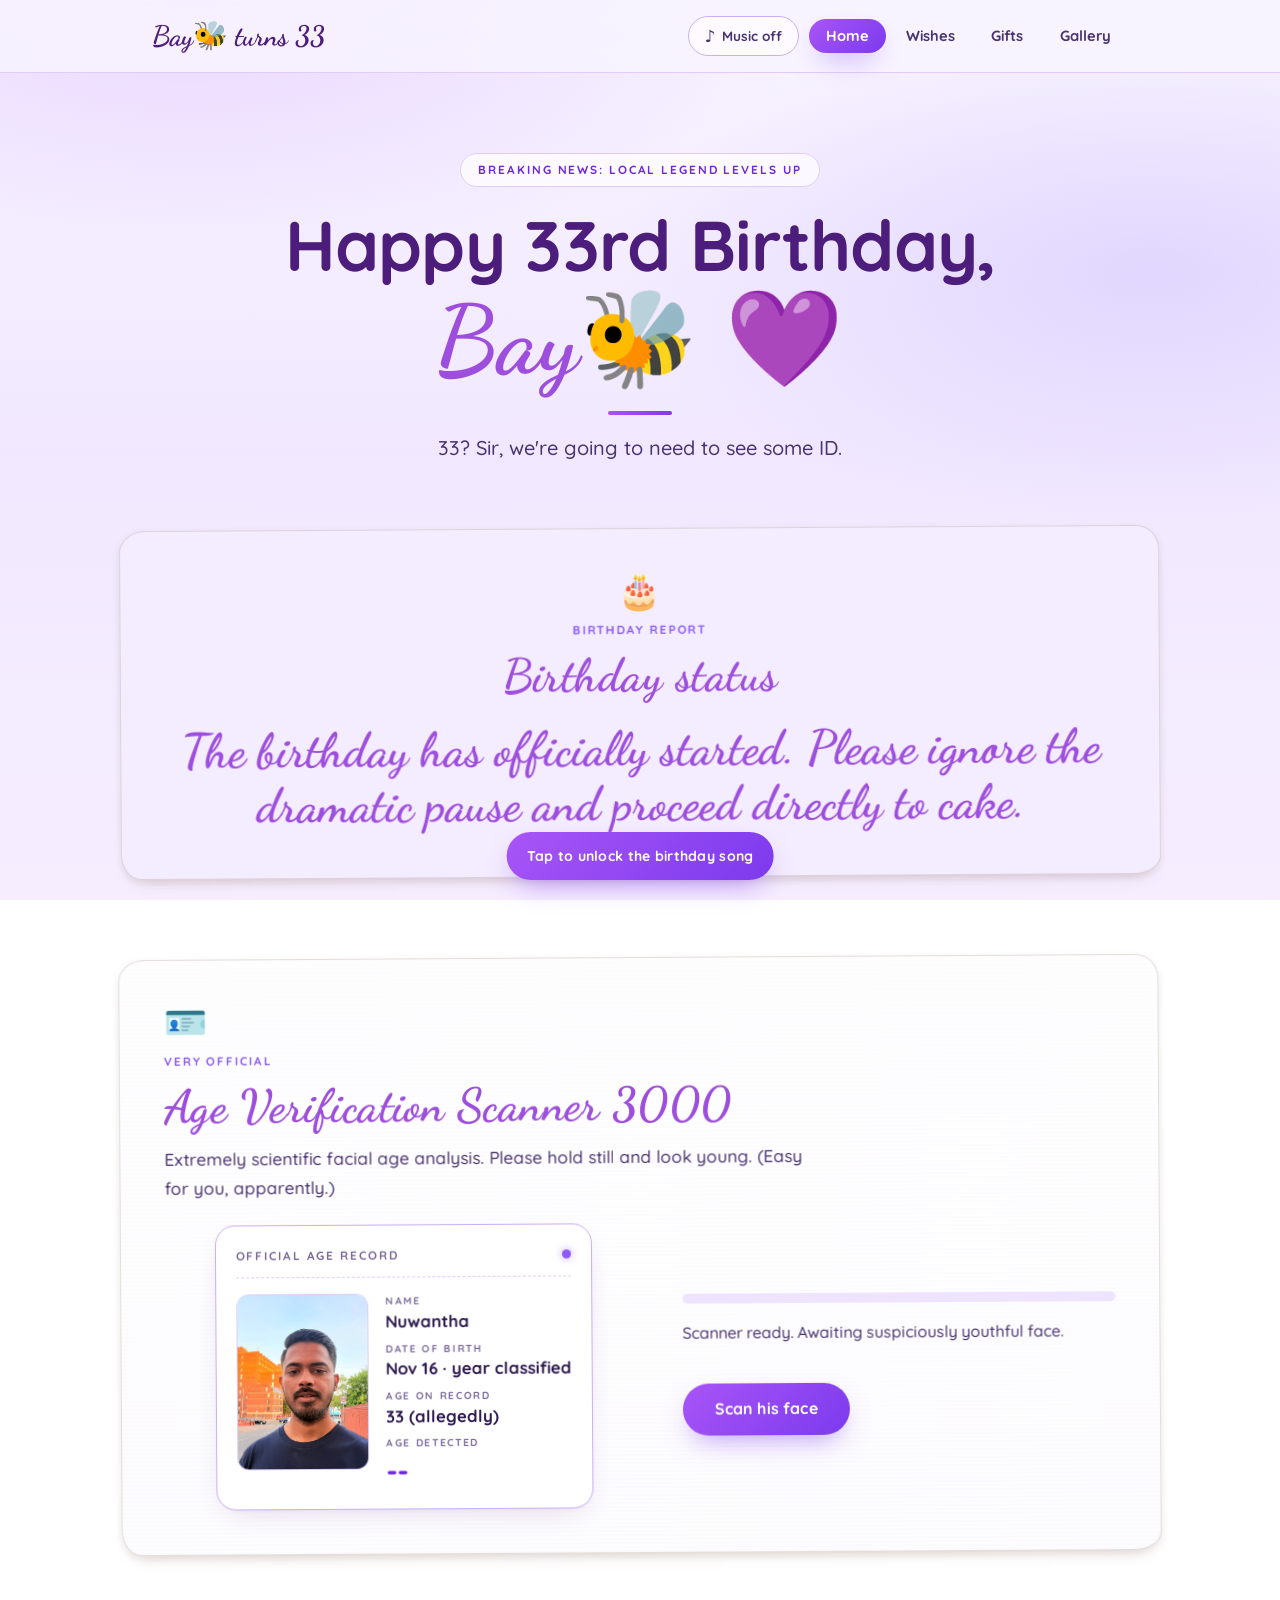
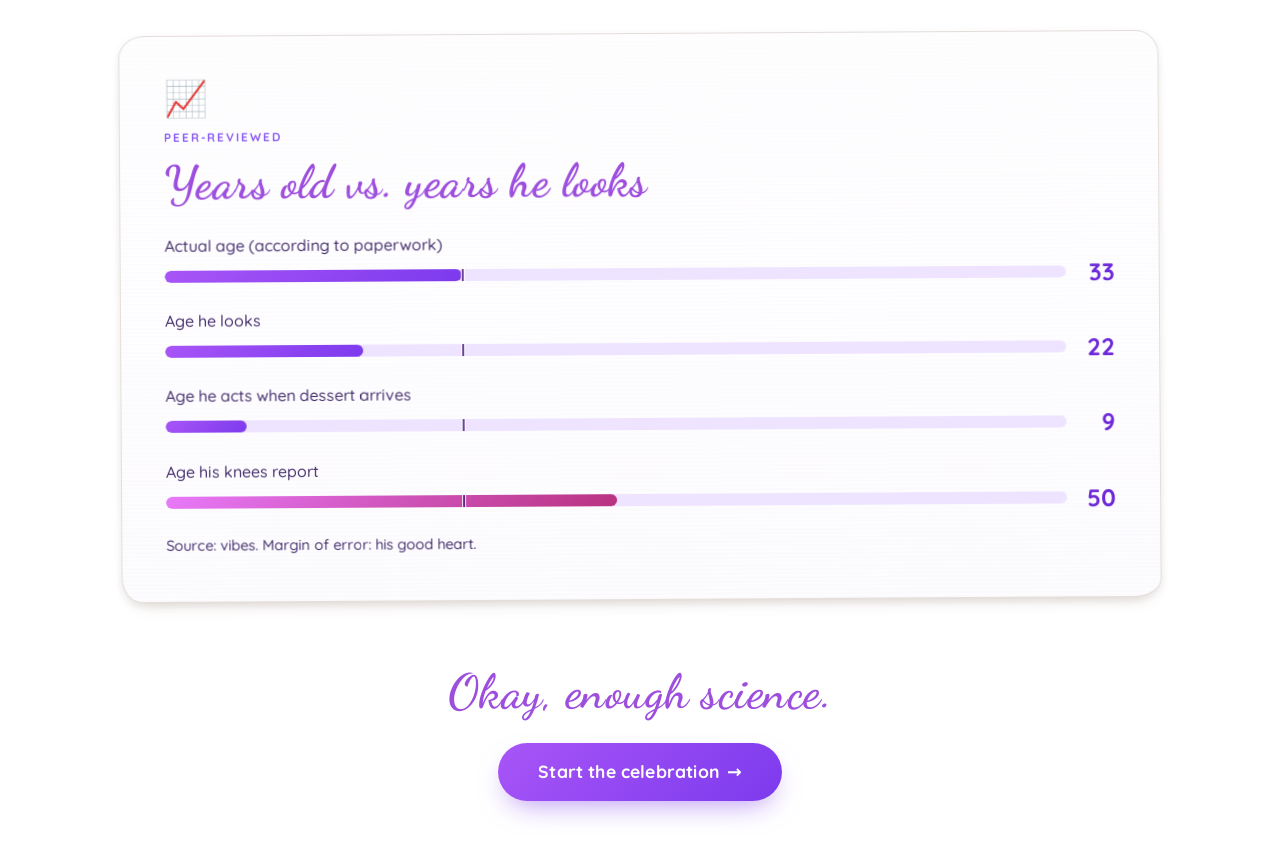
<file: index.html>
<!DOCTYPE html>
<html lang="en">
<head>
  <meta charset="utf-8">
  <meta name="viewport" content="width=device-width, initial-scale=1, viewport-fit=cover">
  <title>Happy 33rd Birthday!</title>
  <meta name="description" content="A very official birthday website. Age verification pending.">
  <meta name="theme-color" content="#F6F1FF">
  <meta property="og:title" content="Happy 33rd Birthday! 💜">
  <meta property="og:description" content="33? Sir, we're going to need to see some ID.">
  <meta property="og:type" content="website">
  <link rel="icon" href="data:image/svg+xml,%3Csvg xmlns='http://www.w3.org/2000/svg' viewBox='0 0 100 100'%3E%3Ctext y='.9em' font-size='90'%3E%F0%9F%92%9C%3C/text%3E%3C/svg%3E">
  <link rel="preconnect" href="https://fonts.googleapis.com">
  <link rel="preconnect" href="https://fonts.gstatic.com" crossorigin>
  <link rel="stylesheet" href="https://fonts.googleapis.com/css2?family=Quicksand:wght@400;500;600;700&family=Dancing+Script:wght@500;600;700&display=swap">
  <link rel="stylesheet" href="css/style.css">
  <script>document.documentElement.className += " js";</script>
  <script src="js/main.js" defer></script>
</head>
<body>
  <a class="skip-link" href="#main">Skip to content</a>

  <header class="site-header">
    <nav class="nav container" aria-label="Main">
      <a class="brand" href="index.html">
        <span><span data-name>Nuwantha</span> turns <span data-age>33</span></span>
      </a>
      <button class="music-btn" type="button" data-music-toggle aria-pressed="false">
        <span class="music-icon" aria-hidden="true">♪</span><span class="music-label">Music off</span>
      </button>
      <button class="nav-toggle" type="button" aria-expanded="false" aria-controls="nav-links">
        <span class="sr-only">Menu</span><span class="burger" aria-hidden="true"></span>
      </button>
      <ul class="nav-links" id="nav-links">
        <li><a href="index.html" aria-current="page">Home</a></li>
        <li><a href="wishes.html">Wishes</a></li>
        <li><a href="gifts.html">Gifts</a></li>
        <li><a href="gallery.html">Gallery</a></li>
      </ul>
    </nav>
  </header>

  <main id="main">
    <button class="music-unlock" type="button" data-music-unlock aria-live="polite">Tap to unlock the birthday song</button>

    <section class="hero container">
      <p class="eyebrow">Breaking news: local legend levels up</p>
      <h1 class="hero-title">
        <span class="line">Happy <span data-ordinal>33rd</span> Birthday,</span>
        <span class="line name-line"><span data-name>Nuwantha</span> 💜</span>
      </h1>
      <span class="title-bar" aria-hidden="true"></span>
      <p class="lead">33? Sir, we're going to need to see some ID.</p>
    </section>

    <section class="container section">
      <div class="card countdown-card reveal" id="countdown-card">
        <span class="card-emoji" aria-hidden="true">🎂</span>
        <span class="card-kicker">Birthday report</span>
        <h2>Birthday status</h2>
        <div class="countdown" aria-live="off"></div>
        <p class="countdown-msg" aria-live="polite">The birthday has officially started. Please ignore the dramatic pause and proceed directly to cake.</p>
      </div>
    </section>

    <section class="container section">
      <div class="card scanner reveal" id="age-scanner">
        <span class="card-emoji" aria-hidden="true">🪪</span>
        <span class="card-kicker">Very official</span>
        <h2>Age Verification Scanner 3000</h2>
        <p>Extremely scientific facial age analysis. Please hold still and look young. (Easy for you, apparently.)</p>

        <div class="scanner-body">
          <div class="idcard" aria-hidden="true">
            <div class="idcard-head"><span>Official age record</span><span class="led"></span></div>
            <div class="idcard-body">
              <div class="idcard-photo">
                <img data-scan-photo src="assets/photos/scan.JPG" alt="Birthday photo" decoding="async">
                <div class="idcard-fallback">
                  <svg viewBox="0 0 100 100" focusable="false">
                    <circle class="sil-head" cx="50" cy="34" r="20"/>
                    <path class="sil-body" d="M12 100 C12 72 28 60 50 60 C72 60 88 72 88 100 Z"/>
                    <ellipse class="sil-shine" cx="42" cy="26" rx="6" ry="9" transform="rotate(-20 42 26)"/>
                  </svg>
                </div>
                <i class="corner tl"></i><i class="corner tr"></i><i class="corner bl"></i><i class="corner br"></i>
                <span class="scan-line"></span>
              </div>
              <dl class="idcard-fields">
                <div><dt>Name</dt><dd data-scanner-name>Nuwantha</dd></div>
                <div><dt>Date of birth</dt><dd data-dob>16 Nov · year classified</dd></div>
                <div><dt>Age on record</dt><dd><span data-age>33</span> (allegedly)</dd></div>
                <div><dt>Age detected</dt><dd class="detected">--</dd></div>
              </dl>
            </div>
            <span class="stamp">Mismatch</span>
          </div>

          <div class="scanner-readout">
            <div class="progress" role="progressbar" aria-label="Scan progress" aria-valuemin="0" aria-valuemax="100" aria-valuenow="0">
              <span class="progress-fill"></span>
            </div>
            <p class="scan-status" aria-live="polite">Scanner ready. Awaiting suspiciously youthful face.</p>
            <p class="scan-result" aria-live="polite" hidden></p>
            <button class="btn scan-btn" type="button">Scan his face</button>
          </div>
        </div>
      </div>
    </section>

    <section class="container section">
      <div class="card reveal">
        <span class="card-emoji" aria-hidden="true">📈</span>
        <span class="card-kicker">Peer-reviewed</span>
        <h2>Years old vs. years he looks</h2>
        <ul class="age-chart" id="age-chart"></ul>
        <p class="chart-note">Source: vibes. Margin of error: his good heart.</p>
      </div>
    </section>

    <section class="container section cta reveal">
      <h2 class="script">Okay, enough science.</h2>
      <a class="btn btn-big" href="wishes.html">Start the celebration <span aria-hidden="true">→</span></a>
    </section>
  </main>
</body>
</html>
</file>
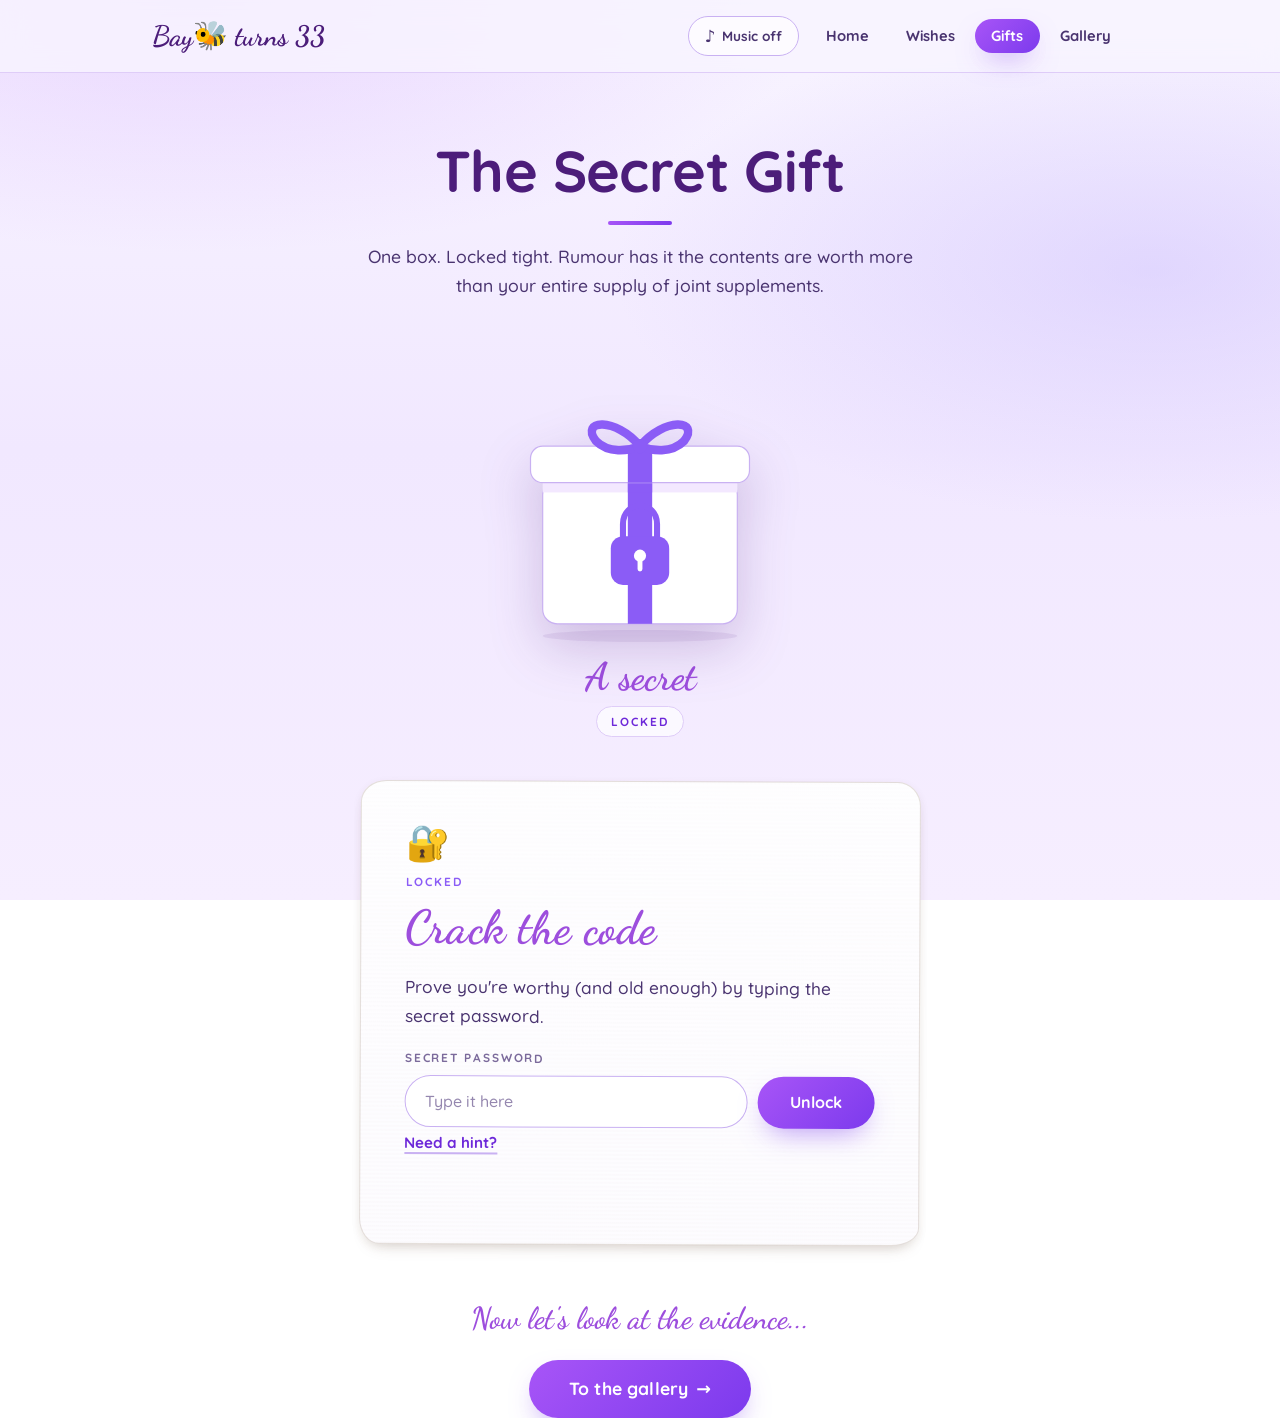
<file: gifts.html>
<!DOCTYPE html>
<html lang="en">
<head>
  <meta charset="utf-8">
  <meta name="viewport" content="width=device-width, initial-scale=1, viewport-fit=cover">
  <title>Gifts · Happy 33rd Birthday!</title>
  <meta name="description" content="One box. Locked. Extremely suspicious.">
  <meta name="theme-color" content="#F6F1FF">
  <link rel="icon" href="data:image/svg+xml,%3Csvg xmlns='http://www.w3.org/2000/svg' viewBox='0 0 100 100'%3E%3Ctext y='.9em' font-size='90'%3E%F0%9F%92%9C%3C/text%3E%3C/svg%3E">
  <link rel="preconnect" href="https://fonts.googleapis.com">
  <link rel="preconnect" href="https://fonts.gstatic.com" crossorigin>
  <link rel="stylesheet" href="https://fonts.googleapis.com/css2?family=Quicksand:wght@400;500;600;700&family=Dancing+Script:wght@500;600;700&display=swap">
  <link rel="stylesheet" href="css/style.css">
  <script>document.documentElement.className += " js";</script>
  <script src="js/main.js" defer></script>
  <script src="js/gifts.js" defer></script>
</head>
<body>
  <a class="skip-link" href="#main">Skip to content</a>

  <header class="site-header">
    <nav class="nav container" aria-label="Main">
      <a class="brand" href="index.html">
        <span><span data-name>Alex</span> turns <span data-age>33</span></span>
      </a>
      <button class="music-btn" type="button" data-music-toggle aria-pressed="false">
        <span class="music-icon" aria-hidden="true">♪</span><span class="music-label">Music off</span>
      </button>
      <button class="nav-toggle" type="button" aria-expanded="false" aria-controls="nav-links">
        <span class="sr-only">Menu</span><span class="burger" aria-hidden="true"></span>
      </button>
      <ul class="nav-links" id="nav-links">
        <li><a href="index.html">Home</a></li>
        <li><a href="wishes.html">Wishes</a></li>
        <li><a href="gifts.html" aria-current="page">Gifts</a></li>
        <li><a href="gallery.html">Gallery</a></li>
      </ul>
    </nav>
  </header>

  <main id="main">
    <section class="page-head container">
      <h1>The Secret Gift</h1>
      <span class="title-bar" aria-hidden="true"></span>
      <p>One box. Locked tight. Rumour has it the contents are worth more than your entire supply of joint supplements.</p>
    </section>

    <section class="container" aria-label="The locked gift">
      <div class="secret-stage" id="secret-stage"></div>

      <div class="card unlock-panel reveal" id="unlock-panel">
        <span class="card-emoji" aria-hidden="true">🔐</span>
        <span class="card-kicker">Locked</span>
        <h2 id="unlock-title">Crack the code</h2>

        <form id="unlock-form" novalidate>
          <p>Prove you're worthy (and old enough) by typing the secret password.</p>
          <label for="secret">Secret password</label>
          <div class="unlock-row">
            <input id="secret" name="secret" type="text" autocomplete="off" autocapitalize="none" autocorrect="off" spellcheck="false" enterkeyhint="go" placeholder="Type it here">
            <button class="btn" type="submit">Unlock</button>
          </div>
          <button class="link-btn" id="hint-btn" type="button" aria-expanded="false" aria-controls="hint">Need a hint?</button>
          <p class="hint" id="hint" hidden></p>
          <p class="unlock-msg" id="unlock-msg" role="status" aria-live="polite"></p>
        </form>

        <div class="unlock-countdown" id="unlock-countdown" hidden>
          <p class="unlock-countdown-text"></p>
          <div class="countdown" aria-live="off"></div>
        </div>

        <div class="surprise-reveal" id="surprise-reveal" hidden>
          <h2 class="surprise-title" tabindex="-1">Surprise!</h2>
          <p class="surprise-text"></p>
        </div>
      </div>
    </section>

    <div class="container next-step reveal">
      <p>Now let's look at the evidence...</p>
      <a class="btn btn-big" href="gallery.html">To the gallery <span aria-hidden="true">→</span></a>
    </div>
  </main>
</body>
</html>
</file>
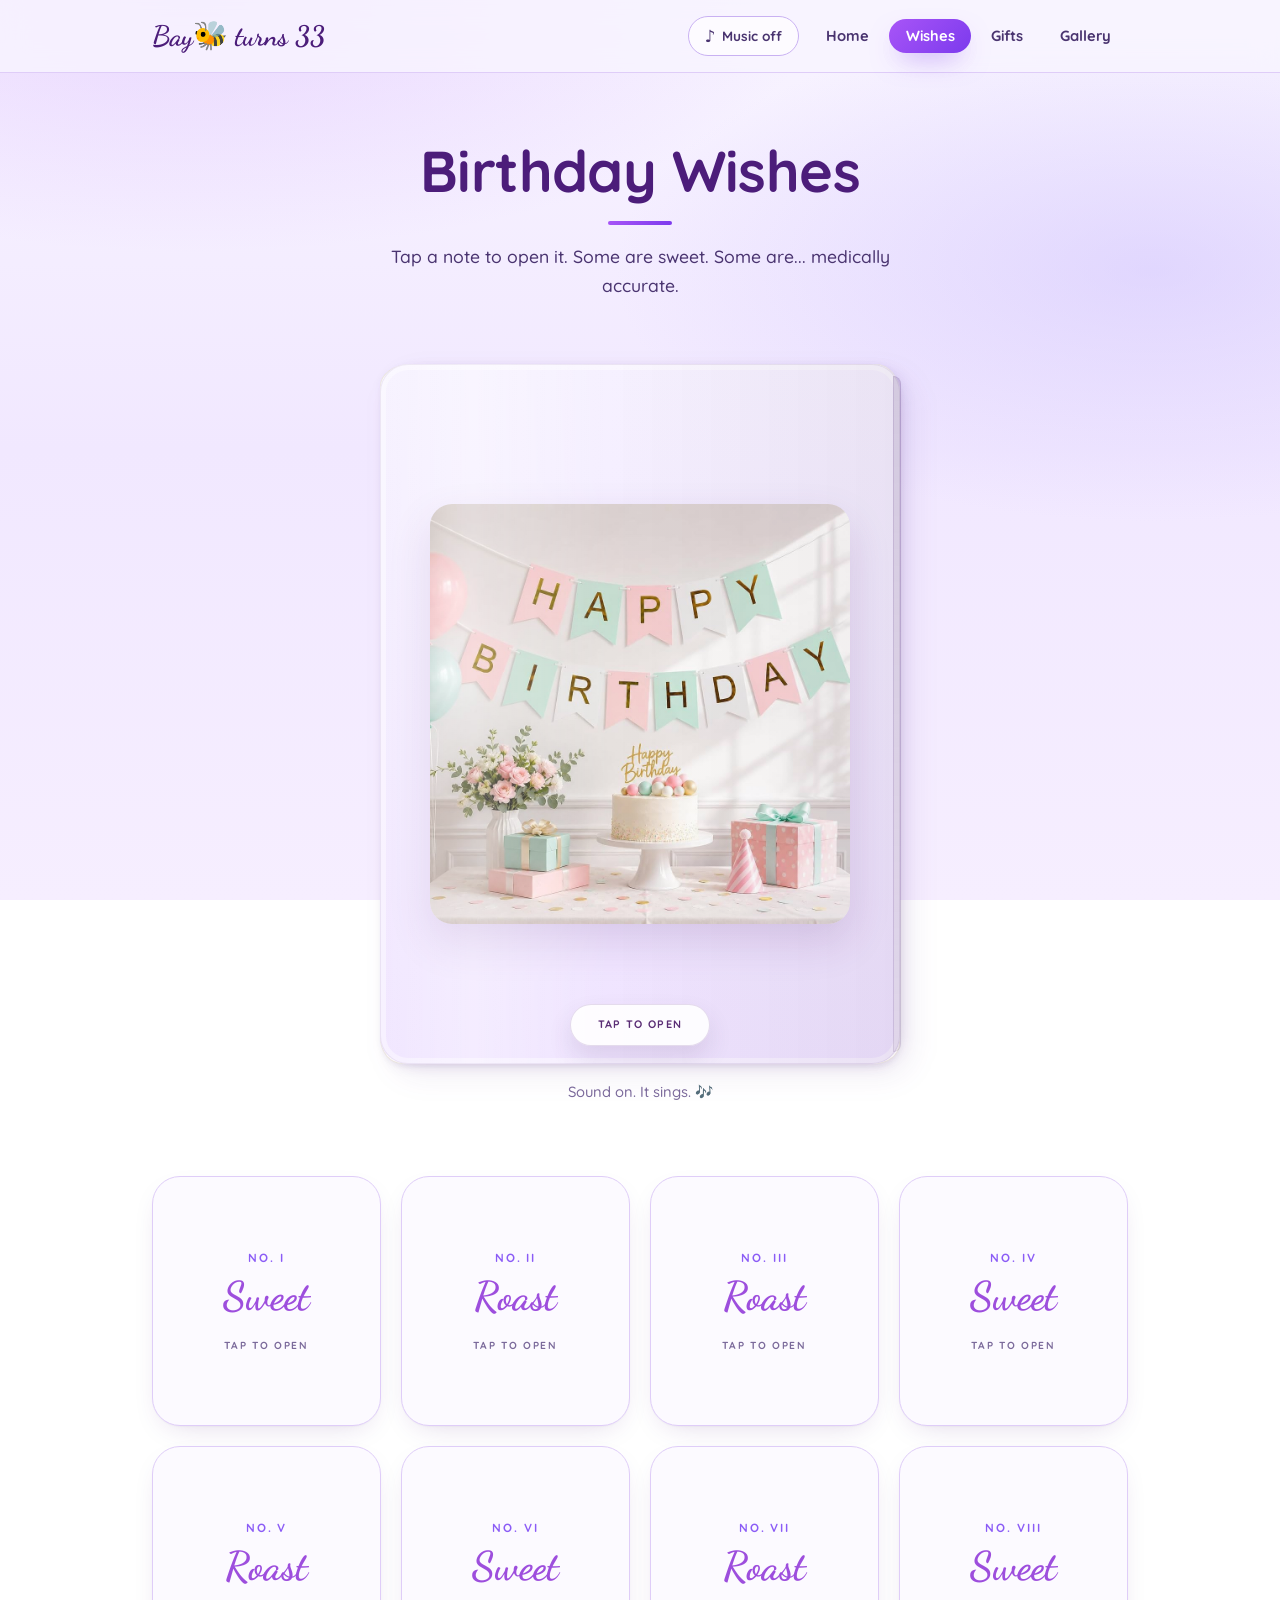
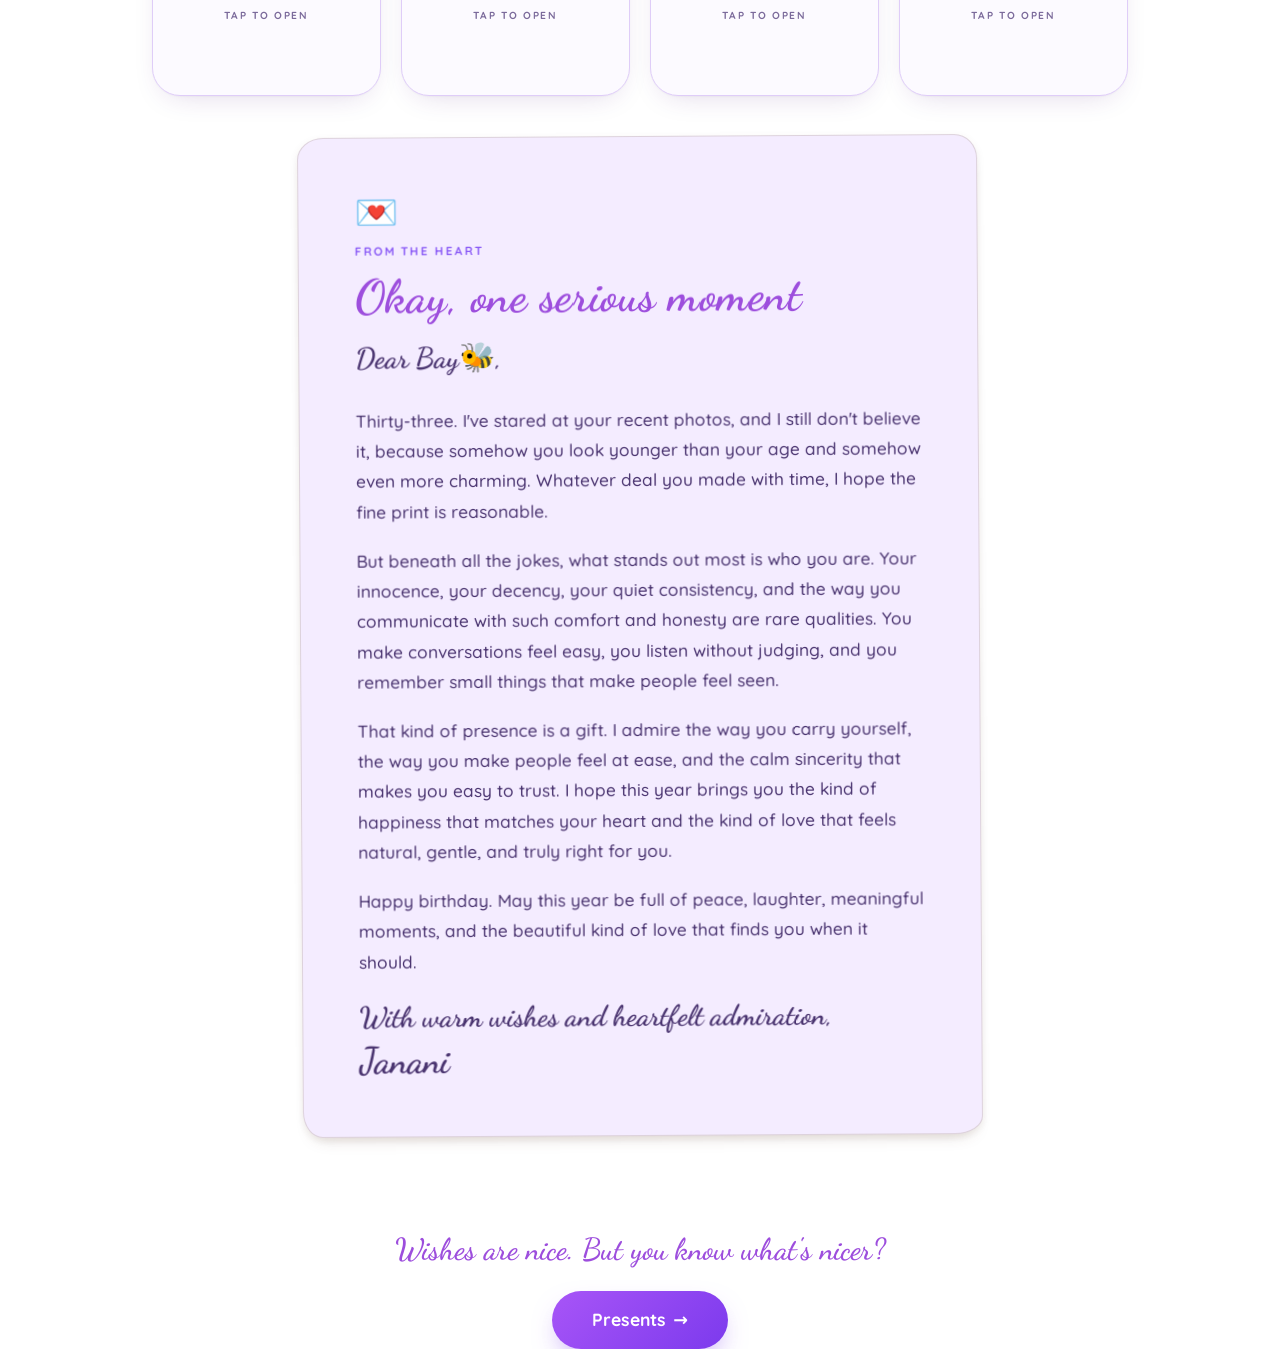
<file: wishes.html>
<!DOCTYPE html>
<html lang="en">
<head>
  <meta charset="utf-8">
  <meta name="viewport" content="width=device-width, initial-scale=1, viewport-fit=cover">
  <title>Wishes · Happy 33rd Birthday!</title>
  <meta name="description" content="Birthday wishes: some sweet, some... honest.">
  <meta name="theme-color" content="#F6F1FF">
  <link rel="icon" href="data:image/svg+xml,%3Csvg xmlns='http://www.w3.org/2000/svg' viewBox='0 0 100 100'%3E%3Ctext y='.9em' font-size='90'%3E%F0%9F%92%9C%3C/text%3E%3C/svg%3E">
  <link rel="preconnect" href="https://fonts.googleapis.com">
  <link rel="preconnect" href="https://fonts.gstatic.com" crossorigin>
  <link rel="stylesheet" href="https://fonts.googleapis.com/css2?family=Quicksand:wght@400;500;600;700&family=Dancing+Script:wght@500;600;700&display=swap">
  <link rel="stylesheet" href="css/style.css">
  <script>document.documentElement.className += " js";</script>
  <script src="js/main.js" defer></script>
  <script src="js/card.js" defer></script>
</head>
<body>
  <a class="skip-link" href="#main">Skip to content</a>

  <header class="site-header">
    <nav class="nav container" aria-label="Main">
      <a class="brand" href="index.html">
        <span><span data-name>Alex</span> turns <span data-age>33</span></span>
      </a>
      <button class="music-btn" type="button" data-music-toggle aria-pressed="false">
        <span class="music-icon" aria-hidden="true">♪</span><span class="music-label">Music off</span>
      </button>
      <button class="nav-toggle" type="button" aria-expanded="false" aria-controls="nav-links">
        <span class="sr-only">Menu</span><span class="burger" aria-hidden="true"></span>
      </button>
      <ul class="nav-links" id="nav-links">
        <li><a href="index.html">Home</a></li>
        <li><a href="wishes.html" aria-current="page">Wishes</a></li>
        <li><a href="gifts.html">Gifts</a></li>
        <li><a href="gallery.html">Gallery</a></li>
      </ul>
    </nav>
  </header>

  <main id="main">
    <section class="page-head container">
      <h1>Birthday Wishes</h1>
      <span class="title-bar" aria-hidden="true"></span>
      <p>Tap a note to open it. Some are sweet. Some are... medically accurate.</p>
    </section>

    <section class="container section" aria-label="Birthday card">
      <div class="bcard-wrap">
        <div class="bcard" id="bcard">
          <div class="bcard-inside" id="bcard-inside">
            <h2 class="bcard-title" tabindex="-1">Happy Birthday!</h2>
            <p class="bcard-msg"></p>
            <div class="calendar"></div>
            <div class="bcard-actions">
              <button class="btn btn-ghost" type="button" data-song-replay><span aria-hidden="true">♪</span> Play it again</button>
              <button class="link-btn" type="button" data-card-close>Close the card</button>
            </div>
          </div>
          <button class="bcard-cover" type="button" aria-expanded="false" aria-controls="bcard-inside">
            <span class="bcard-face bcard-cover-front">
              <img class="bcard-cover-photo" src="assets/photos/card_cover.jpg" alt="Birthday card cover" />
              <span class="bcard-cover-hint">Tap to open</span>
            </span>
            <span class="bcard-face bcard-cover-back" aria-hidden="true">
              <span class="bcard-cover-back-labels">
                <span class="note note-left">cake</span>
                <span class="note note-right">success</span>
                <span class="note note-bottom">good health</span>
                <span class="note note-top-mid">wealth</span>
                <span class="note note-mid">dreams</span>
                <span class="note note-lower-left">no stress</span>
                <span class="note note-joy">joy</span>
                <span class="note note-peace">peace</span>
                <span class="note note-warmth">warmth</span>
                <span class="note note-bless">blessings</span>
                <span class="tiny-heart tiny-heart-1">♥</span>
                <span class="tiny-heart tiny-heart-2">♥</span>
                <span class="tiny-heart tiny-heart-3">♥</span>
                <span class="tiny-heart tiny-heart-4">♥</span>
                <span class="tiny-heart tiny-heart-5">♥</span>
                <span class="tiny-heart tiny-heart-6">♥</span>
                <span class="tiny-heart tiny-heart-7">♥</span>
                <span class="tiny-heart tiny-heart-8">♥</span>
                <span class="tiny-heart tiny-heart-9">♥</span>
              </span>
              <img class="bcard-cover-back-art" src="assets/IMG_5468.png" alt="Hourglass keepsake illustration" />
            </span>
          </button>
        </div>
      </div>
      <p class="bcard-note">Sound on. It sings. 🎶</p>
    </section>

    <section class="container" aria-label="Wish cards">
      <ul class="wish-grid" id="wish-grid"></ul>
    </section>

    <section class="container section">
      <article class="card letter reveal" id="letter" aria-labelledby="letter-title">
        <span class="card-emoji" aria-hidden="true">💌</span>
        <span class="card-kicker">From the heart</span>
        <h2 id="letter-title">Okay, one serious moment</h2>
        <p class="letter-greeting">Dear name</p>
        <div class="letter-body"></div>
        <p class="letter-signoff">With love,</p>
        <p class="letter-from" data-from>Your Name</p>
      </article>
    </section>

    <div class="container next-step reveal">
      <p>Wishes are nice. But you know what's nicer?</p>
      <a class="btn btn-big" href="gifts.html">Presents <span aria-hidden="true">→</span></a>
    </div>
  </main>
</body>
</html>
</file>
<file: css/style.css>
/* ==========================================================================
   Birthday site styles — "Lavender" theme
   Soft lilac gradient background, rounded white cards with tinted borders,
   pill buttons, a rounded sans-serif (Quicksand) for text and a script face
   (Dancing Script) for card titles and accents.

   Colours and fonts live in the :root block below.
   ========================================================================== */

:root {
  --bg: #F6F1FF;            /* page background: pale lavender */
  --bg-2: #EEE4FF;          /* deeper lavender for wells and photo mats */
  --card: #FCFAFF;          /* cards */
  --card-tint: #F4ECFF;     /* tinted card (countdown, letter) */
  --line: #DFCDF8;          /* card borders */
  --line-strong: #C9B1F2;
  --ink: #2E1A4F;           /* text */
  --ink-2: #4A3470;
  --muted: #7B6A9B;
  --white: #FFFFFF;

  --plum: #4C1D7A;          /* big headings */
  --violet: #8B5CF6;        /* primary accent */
  --violet-2: #A855F7;
  --violet-deep: #6D28D9;
  --grape: #9D4EDD;         /* script accents */
  --berry: #B83280;         /* errors, wrong password, the mismatch stamp */
  --violet-soft: rgba(139, 92, 246, 0.14);
  --berry-soft: rgba(184, 50, 128, 0.1);

  --grad: linear-gradient(135deg, #A855F7 0%, #7C3AED 100%);
  --grad-soft: linear-gradient(135deg, #F3E8FF 0%, #E9D5FF 100%);

  --font-body: "Quicksand", "Nunito", "Segoe UI", system-ui, sans-serif;
  --font-script: "Dancing Script", "Brush Script MT", cursive;

  --shadow: 0 10px 30px -14px rgba(76, 29, 122, 0.22), 0 1px 2px rgba(76, 29, 122, 0.04);
  --shadow-lift: 0 22px 48px -18px rgba(76, 29, 122, 0.32), 0 2px 4px rgba(76, 29, 122, 0.05);
  --glow: 0 12px 28px -10px rgba(124, 58, 237, 0.55);

  --radius: 28px;
  --radius-sm: 16px;
  --nav-h: 72px;
}

/* ---------- Base ---------- */
*, *::before, *::after { box-sizing: border-box; }

html {
  -webkit-text-size-adjust: 100%;
  text-size-adjust: 100%;
  scroll-behavior: smooth;
  color-scheme: light;
}

body {
  margin: 0;
  min-height: 100vh;
  display: flex;
  flex-direction: column;
  overflow-x: hidden;
  font-family: var(--font-body);
  font-weight: 500;
  font-size: 1.08rem;
  line-height: 1.65;
  color: var(--ink-2);
  background:
    radial-gradient(ellipse 70% 40% at 15% 0%, rgba(216, 180, 254, 0.45), transparent 70%),
    radial-gradient(ellipse 60% 40% at 90% 30%, rgba(196, 181, 253, 0.4), transparent 70%),
    linear-gradient(180deg, #F8F4FF 0%, #F1E8FF 50%, #F6EEFF 100%);
  background-attachment: fixed;
  -webkit-font-smoothing: antialiased;
  -moz-osx-font-smoothing: grayscale;
}

body.no-scroll { overflow: hidden; }

img, svg { display: block; max-width: 100%; }

h1, h2, h3 {
  font-family: var(--font-body);
  font-weight: 700;
  line-height: 1.15;
  margin: 0 0 0.5em;
  color: var(--plum);
  letter-spacing: -0.01em;
}
h1 { font-size: clamp(2.2rem, 6.5vw, 3.6rem); }
h2 { font-size: clamp(1.7rem, 4.2vw, 2.4rem); }
h3 { font-size: 1.35rem; }
p { margin: 0 0 1em; }
a { color: var(--violet-deep); text-decoration-color: var(--line-strong); text-underline-offset: 3px; }
strong { font-weight: 700; color: var(--ink); }

.script {
  font-family: var(--font-script);
  font-weight: 600;
  color: var(--grape);
  letter-spacing: 0.01em;
}

:focus-visible {
  outline: 3px solid var(--violet-2);
  outline-offset: 3px;
}

.sr-only {
  position: absolute !important;
  width: 1px; height: 1px;
  padding: 0; margin: -1px;
  overflow: hidden;
  clip: rect(0 0 0 0);
  white-space: nowrap;
  border: 0;
}

.skip-link {
  position: absolute;
  left: 1rem;
  top: -100px;
  z-index: 400;
  background: var(--plum);
  color: var(--white);
  padding: 0.6rem 1.1rem;
  border-radius: 999px;
  font-weight: 700;
}
.skip-link:focus { top: 1rem; }

main {
  flex: 1;
  position: relative;
  z-index: 1;
}

.container {
  width: 100%;
  max-width: 1040px;
  margin: 0 auto;
  padding: 0 16px;
}
@media (min-width: 700px) {
  .container { padding: 0 32px; }
}

.section { padding: clamp(1.25rem, 4vw, 2.5rem) 0; }
.center { text-align: center; }

/* Small label used for eyebrows, kickers and tile labels */
.eyebrow, .card-kicker, .count-label, .wish-num, .wish-hint, .gift-sub, .idcard-head, .idcard-fields dt, .lightbox-count {
  font-family: var(--font-body);
  font-weight: 700;
  font-size: 0.74rem;
  letter-spacing: 0.16em;
  text-transform: uppercase;
}

/* ---------- Header / nav ---------- */
.site-header {
  position: -webkit-sticky;
  position: sticky;
  top: 0;
  z-index: 50;
  background: rgba(248, 244, 255, 0.82);
  -webkit-backdrop-filter: blur(14px);
  backdrop-filter: blur(14px);
  border-bottom: 1px solid var(--line);
}

.nav {
  position: relative;
  display: flex;
  align-items: center;
  gap: 0.6rem;
  min-height: var(--nav-h);
}

.brand {
  display: flex;
  align-items: baseline;
  gap: 0.45rem;
  margin-right: auto;
  font-family: var(--font-script);
  font-size: 1.75rem;
  font-weight: 700;
  line-height: 1;
  color: var(--plum);
  text-decoration: none;
}

.nav-links {
  list-style: none;
  margin: 0;
  padding: 0;
  display: flex;
  gap: 0.2rem;
}
.nav-links a {
  display: block;
  padding: 0.5rem 1.05rem;
  border-radius: 999px;
  font-size: 0.92rem;
  font-weight: 700;
  line-height: 1.2;
  color: var(--ink-2);
  text-decoration: none;
  transition: background 0.2s ease, color 0.2s ease;
}
.nav-links a[aria-current="page"] {
  background: var(--grad);
  color: var(--white);
  box-shadow: var(--glow);
}

.music-btn {
  display: inline-flex;
  align-items: center;
  gap: 0.45rem;
  min-height: 40px;
  padding: 0 1rem;
  border: 1.5px solid var(--line-strong);
  border-radius: 999px;
  background: rgba(255, 255, 255, 0.6);
  color: var(--ink-2);
  font: 700 0.85rem/1 var(--font-body);
  cursor: pointer;
  transition: background 0.2s ease, color 0.2s ease, border-color 0.2s ease;
  -webkit-tap-highlight-color: transparent;
}
.music-icon { font-size: 1.05rem; line-height: 1; display: inline-block; }
.music-btn[aria-pressed="true"] { background: var(--grad); color: var(--white); border-color: transparent; box-shadow: var(--glow); }
.music-btn[aria-pressed="true"] .music-icon { animation: bob 1.1s ease-in-out infinite; }

.music-unlock {
  position: fixed;
  left: 50%;
  bottom: 1.25rem;
  transform: translateX(-50%) translateY(120%);
  z-index: 70;
  display: inline-flex;
  align-items: center;
  justify-content: center;
  min-height: 48px;
  padding: 0.7rem 1.25rem;
  border: 0;
  border-radius: 999px;
  background: var(--grad);
  color: var(--white);
  font: 700 0.88rem/1 var(--font-body);
  letter-spacing: 0.02em;
  box-shadow: var(--glow);
  cursor: pointer;
  opacity: 0;
  visibility: hidden;
  transition: transform 0.2s ease, opacity 0.2s ease, visibility 0.2s ease;
  -webkit-tap-highlight-color: transparent;
}
.music-unlock.is-visible {
  transform: translateX(-50%) translateY(0);
  opacity: 1;
  visibility: visible;
}

.nav-toggle {
  display: none;
  width: 40px;
  height: 40px;
  align-items: center;
  justify-content: center;
  padding: 0;
  border: 1.5px solid var(--line-strong);
  border-radius: 999px;
  background: rgba(255, 255, 255, 0.6);
  cursor: pointer;
}
.burger, .burger::before, .burger::after {
  display: block;
  width: 16px;
  height: 2px;
  border-radius: 2px;
  background: var(--plum);
  transition: transform 0.25s ease, background 0.25s ease;
}
.burger { position: relative; }
.burger::before, .burger::after { content: ""; position: absolute; left: 0; }
.burger::before { top: -5px; }
.burger::after { top: 5px; }
.nav-toggle[aria-expanded="true"] .burger { background: transparent; }
.nav-toggle[aria-expanded="true"] .burger::before { transform: translateY(5px) rotate(45deg); }
.nav-toggle[aria-expanded="true"] .burger::after { transform: translateY(-5px) rotate(-45deg); }

@media (max-width: 719px) {
  .brand { font-size: 1.5rem; }
  .music-label {
    position: absolute; width: 1px; height: 1px; overflow: hidden;
    clip: rect(0 0 0 0); white-space: nowrap;
  }
  .music-btn { width: 40px; padding: 0; justify-content: center; }
  .js .nav-toggle { display: inline-flex; }
  .js .nav-links {
    display: none;
    position: absolute;
    top: 100%;
    left: 0;
    right: 0;
    flex-direction: column;
    gap: 0.25rem;
    padding: 0.75rem 16px 1rem;
    background: rgba(248, 244, 255, 0.98);
    border-bottom: 1px solid var(--line);
    box-shadow: var(--shadow);
  }
  .js .nav-links.is-open { display: flex; animation: drop-in 0.25s ease; }
  .nav-links a { padding: 0.75rem 1.1rem; }
}

/* ---------- Buttons ---------- */
.btn {
  position: relative;
  display: inline-flex;
  align-items: center;
  justify-content: center;
  gap: 0.5rem;
  min-height: 52px;
  padding: 0.75rem 2rem;
  border: 0;
  border-radius: 999px;
  background: var(--grad);
  color: var(--white);
  font: 700 1rem/1.1 var(--font-body);
  letter-spacing: 0.01em;
  text-decoration: none;
  box-shadow: var(--glow);
  cursor: pointer;
  transition: transform 0.2s ease, box-shadow 0.2s ease, filter 0.2s ease;
  -webkit-tap-highlight-color: transparent;
}
.btn:active { transform: translateY(1px); box-shadow: 0 6px 14px -8px rgba(124, 58, 237, 0.6); }
.btn:disabled { opacity: 0.6; cursor: progress; }
.btn-big { min-height: 58px; padding: 0.9rem 2.5rem; font-size: 1.1rem; }
.btn-gold { background: var(--plum); box-shadow: 0 12px 28px -10px rgba(76, 29, 122, 0.5); }
.btn-ghost { background: rgba(255, 255, 255, 0.7); color: var(--violet-deep); border: 1.5px solid var(--line-strong); box-shadow: none; }

.link-btn {
  padding: 0.35rem 0;
  border: 0;
  background: none;
  color: var(--violet-deep);
  font: 700 0.95rem var(--font-body);
  text-decoration: underline;
  text-decoration-thickness: 2px;
  text-decoration-color: var(--line-strong);
  text-underline-offset: 4px;
  cursor: pointer;
}

@media (hover: hover) {
  .btn:hover:not(:disabled) { transform: translateY(-2px); box-shadow: 0 18px 34px -10px rgba(124, 58, 237, 0.6); filter: brightness(1.05); }
  .btn-ghost:hover:not(:disabled) { background: var(--white); }
  .nav-links a:not([aria-current]):hover { background: var(--violet-soft); color: var(--plum); }
  .music-btn:hover { border-color: var(--violet); }
}

/* ---------- Cards ---------- */
.card {
  position: relative;
  background:
    linear-gradient(180deg, rgba(255,255,255,0.72), rgba(255,255,255,0.34)),
    repeating-linear-gradient(
      0deg,
      rgba(109, 83, 60, 0.02),
      rgba(109, 83, 60, 0.02) 2px,
      rgba(255,255,255,0.14) 2px,
      rgba(255,255,255,0.14) 4px
    ),
    var(--card);
  border: 1.5px solid rgba(119, 89, 65, 0.18);
  border-radius: 26px 23px 28px 20px / 22px 24px 18px 26px;
  box-shadow: 0 10px 18px -12px rgba(92, 62, 43, 0.28), 0 3px 8px rgba(92, 62, 43, 0.08);
  padding: clamp(1.6rem, 5vw, 2.75rem);
  transform: rotate(-0.35deg);
}
.card:nth-child(even) { transform: rotate(0.25deg); }
.card-emoji {
  display: block;
  font-size: 2.2rem;
  line-height: 1;
  margin: 0 0 0.75rem;
}
.card-kicker {
  display: block;
  margin: 0 0 0.6rem;
  color: var(--violet);
}
.card h2 {
  font-family: var(--font-script);
  font-weight: 700;
  font-size: clamp(2.1rem, 5vw, 2.9rem);
  letter-spacing: 0.01em;
  color: var(--grape);
  margin-bottom: 0.4em;
}
.card > p { color: var(--ink-2); }

/* ---------- Scroll reveal ---------- */
.js .reveal {
  opacity: 0;
  translate: 0 18px;
  transition: opacity 0.8s ease, translate 0.8s ease;
  transition-delay: calc(var(--stagger, 0) * 90ms);
}
.js .reveal.is-visible { opacity: 1; translate: 0 0; }

/* ---------- Page heading (inner pages) ---------- */
.page-head {
  text-align: center;
  padding: clamp(2.25rem, 6vw, 4rem) 0 1rem;
}
.page-head h1 { margin-bottom: 0; }
.page-head p { font-size: 1.1rem; max-width: 36rem; margin: 0 auto; color: var(--ink-2); }
.title-bar {
  display: block;
  width: 64px;
  height: 4px;
  margin: 1.1rem auto 1.1rem;
  border-radius: 999px;
  background: var(--grad);
}

.next-step { text-align: center; padding: 3rem 0 0; }
.next-step p {
  font-family: var(--font-script);
  font-weight: 600;
  font-size: 1.9rem;
  color: var(--grape);
  margin-bottom: 1rem;
}

/* ==========================================================================
   HOME
   ========================================================================== */
.hero {
  position: relative;
  text-align: center;
  padding: clamp(2.5rem, 8vw, 5rem) 16px 1rem;
}
.eyebrow {
  display: inline-block;
  margin: 0 0 1.2rem;
  padding: 0.4rem 1.1rem;
  border-radius: 999px;
  background: rgba(255, 255, 255, 0.7);
  border: 1.5px solid var(--line);
  color: var(--violet-deep);
  animation: fade-up 0.8s ease both;
}
.hero-title {
  font-size: clamp(2.4rem, 7.5vw, 4.4rem);
  line-height: 1.1;
  margin: 0;
}
.hero-title .line { display: block; animation: fade-up 0.9s cubic-bezier(0.2, 0.7, 0.2, 1) both; }
.hero-title .line:nth-child(1) { animation-delay: 0.1s; }
.hero-title .line.name-line {
  font-family: var(--font-script);
  font-weight: 700;
  font-size: 1.35em;
  letter-spacing: 0.01em;
  color: var(--grape);
  margin-top: 0.05em;
  animation-delay: 0.3s;
}
.hero .title-bar { animation: fade-up 1s 0.5s ease both; }
.lead {
  font-size: clamp(1.1rem, 2.3vw, 1.25rem);
  line-height: 1.6;
  margin: 0 auto 0.5rem;
  max-width: 32rem;
  color: var(--ink-2);
  animation: fade-up 1s 0.6s ease both;
}

/* Countdown */
.countdown-card { text-align: center; background: var(--card-tint); }
.countdown {
  display: grid;
  grid-template-columns: repeat(4, minmax(0, 1fr));
  gap: 0.6rem;
  max-width: 600px;
  margin: 1.2rem auto 1.2rem;
}
@media (min-width: 600px) { .countdown { gap: 1rem; } }
.count-tile {
  padding: 0.9rem 0.25rem 0.75rem;
  border-radius: var(--radius-sm);
  background: var(--white);
  border: 1.5px solid var(--line);
}
.count-num {
  display: block;
  font-size: clamp(2rem, 7vw, 3.4rem);
  font-weight: 700;
  line-height: 1;
  color: var(--violet-deep);
  font-variant-numeric: tabular-nums;
}
.count-label {
  display: block;
  margin-top: 0.45rem;
  font-size: 0.66rem;
  color: var(--muted);
}
.countdown-msg { font-size: 1rem; margin: 0; color: var(--ink-2); }
.countdown-card.is-today .countdown { display: none; }
.countdown-card.is-today .countdown-msg {
  font-family: var(--font-script);
  font-weight: 700;
  font-size: clamp(2rem, 6vw, 3rem);
  line-height: 1.15;
  color: var(--grape);
  animation: fade-up 0.8s ease;
}

/* ---------- Age scanner: ID card ---------- */
.scanner h2 { margin-bottom: 0.25em; }
.scanner > p { max-width: 40rem; }
.scanner-body { display: grid; gap: 1.6rem; margin-top: 1.4rem; }
@media (min-width: 820px) {
  .scanner-body { grid-template-columns: minmax(0, 1.1fr) minmax(0, 1fr); gap: 2.5rem; align-items: center; }
}

.idcard {
  position: relative;
  max-width: 440px;
  margin: 0 auto;
  padding: 1.25rem;
  border-radius: 20px;
  background: var(--white);
  border: 1.5px solid var(--line-strong);
  color: var(--ink);
  box-shadow: var(--shadow);
  overflow: hidden;
}
.idcard-head {
  display: flex;
  align-items: center;
  justify-content: space-between;
  gap: 0.5rem;
  margin-bottom: 1rem;
  padding-bottom: 0.75rem;
  border-bottom: 1.5px dashed var(--line);
  color: var(--muted);
}
.led {
  width: 9px;
  height: 9px;
  border-radius: 50%;
  background: var(--violet);
  box-shadow: 0 0 8px rgba(139, 92, 246, 0.6);
}
.is-scanning .led { animation: blink 0.7s steps(2) infinite; }
.is-error .led { background: var(--berry); box-shadow: 0 0 8px rgba(184, 50, 128, 0.6); }
.idcard-body { display: grid; grid-template-columns: 108px 1fr; gap: 1.1rem; align-items: start; }
@media (min-width: 420px) { .idcard-body { grid-template-columns: 132px 1fr; } }
.idcard-photo {
  position: relative;
  aspect-ratio: 3 / 4;
  border-radius: 12px;
  overflow: hidden;
  background: var(--grad-soft);
  border: 1.5px solid var(--line);
}
.idcard-photo img {
  width: 100%;
  height: 100%;
  object-fit: cover;
  display: none;
}
.idcard-photo.has-photo img { display: block; }
.idcard-photo.has-photo .idcard-fallback { display: none; }
.idcard-fallback {
  position: absolute;
  inset: 0;
  display: flex;
  align-items: flex-end;
  justify-content: center;
}
.idcard-fallback svg { width: 84%; height: auto; }
.idcard-fallback .sil-head, .idcard-fallback .sil-body { fill: #C9B1F2; }
.idcard-fallback .sil-shine { fill: rgba(255, 255, 255, 0.55); }
.corner {
  position: absolute;
  width: 14px;
  height: 14px;
  border: 2px solid var(--violet);
  opacity: 0;
  transition: opacity 0.3s ease;
}
.is-scanning .corner, .is-error .corner { opacity: 1; }
.corner.tl { top: 5px; left: 5px; border-right: 0; border-bottom: 0; border-top-left-radius: 4px; }
.corner.tr { top: 5px; right: 5px; border-left: 0; border-bottom: 0; border-top-right-radius: 4px; }
.corner.bl { bottom: 5px; left: 5px; border-right: 0; border-top: 0; border-bottom-left-radius: 4px; }
.corner.br { bottom: 5px; right: 5px; border-left: 0; border-top: 0; border-bottom-right-radius: 4px; }
.is-error .corner { border-color: var(--berry); }
.scan-line {
  position: absolute;
  left: 8px; right: 8px; top: 12px;
  height: 5px;
  z-index: 2;
  border-radius: 999px;
  display: block;
  background: linear-gradient(180deg, rgba(255,255,255,0), rgba(255,255,255,0.8) 12%, rgba(168,85,247,1) 50%, rgba(255,255,255,0.8) 88%, rgba(255,255,255,0));
  box-shadow: 0 0 18px 6px rgba(168, 85, 247, 0.7), 0 0 0 1px rgba(255,255,255,0.4);
  opacity: 0;
  pointer-events: none;
  transform: translate3d(0, 0, 0);
}
.is-scanning .scan-line {
  opacity: 1;
}
.is-error .idcard-photo { animation: shake 0.5s ease; }

.idcard-fields { margin: 0; display: grid; gap: 0.6rem; align-content: start; }
.idcard-fields > div { display: grid; gap: 0.05rem; }
.idcard-fields dt { color: var(--muted); font-size: 0.64rem; }
.idcard-fields dd {
  margin: 0;
  font-weight: 700;
  font-size: 1.05rem;
  line-height: 1.2;
  color: var(--ink);
}
.idcard-fields dd.detected {
  font-size: 1.8rem;
  color: var(--violet-deep);
  font-variant-numeric: tabular-nums;
}
.is-error .idcard-fields dd.detected { color: var(--berry); }
.stamp {
  position: absolute;
  right: 14px;
  bottom: 14px;
  padding: 0.2rem 0.75rem;
  border: 2.5px solid var(--berry);
  border-radius: 10px;
  color: var(--berry);
  font-weight: 700;
  font-size: 1rem;
  letter-spacing: 0.12em;
  text-transform: uppercase;
  transform: rotate(-10deg) scale(0);
  opacity: 0;
  transition: transform 0.35s cubic-bezier(0.2, 1.4, 0.4, 1), opacity 0.2s;
}
.is-error .stamp { transform: rotate(-10deg) scale(1); opacity: 1; }

.progress {
  height: 10px;
  border-radius: 999px;
  background: var(--bg-2);
  overflow: hidden;
}
.progress-fill {
  display: block;
  height: 100%;
  width: 0;
  border-radius: inherit;
  background: var(--grad);
  transition: width 0.6s ease;
}
.is-error .progress-fill { background: var(--berry); }
.scan-status {
  min-height: 3em;
  margin: 1rem 0;
  font-size: 1rem;
  color: var(--ink-2);
}
.is-error .scan-status {
  color: var(--berry);
  font-weight: 700;
}
.scan-result {
  font-family: var(--font-script);
  font-weight: 700;
  font-size: clamp(1.7rem, 4.5vw, 2.2rem);
  line-height: 1.2;
  color: var(--grape);
  animation: fade-up 0.6s ease;
}

/* Age chart */
.age-chart {
  list-style: none;
  margin: 1.4rem 0 1.2rem;
  padding: 0;
  display: grid;
  gap: 1.2rem;
}
.bar-row {
  display: grid;
  grid-template-columns: 1fr auto;
  gap: 0.35rem 1rem;
  align-items: center;
}
.bar-label { grid-column: 1 / -1; color: var(--ink-2); font-size: 1rem; }
.bar-track {
  position: relative;
  height: 12px;
  border-radius: 999px;
  background: var(--bg-2);
  overflow: hidden;
}
.bar-ref {
  position: absolute;
  top: -3px;
  bottom: -3px;
  width: 2px;
  border-radius: 999px;
  background: rgba(76, 29, 122, 0.8);
  box-shadow: 0 0 0 1px rgba(255,255,255,0.9);
  z-index: 2;
}
.bar-ref-label {
  position: absolute;
  left: 50%;
  top: -1.2rem;
  transform: translateX(-50%);
  font-size: 0.68rem;
  line-height: 1;
  font-weight: 700;
  color: var(--violet-deep);
  background: rgba(255,255,255,0.75);
  border-radius: 999px;
  padding: 0.14rem 0.35rem;
}
.bar-fill {
  display: block;
  height: 100%;
  width: 0;
  border-radius: inherit;
  background: var(--grad);
  transition: width 1.4s cubic-bezier(0.2, 0.9, 0.3, 1);
}
.bar-row:nth-child(2) .bar-fill { transition-delay: 0.15s; }
.bar-row:nth-child(3) .bar-fill { transition-delay: 0.3s; }
.bar-row:nth-child(4) .bar-fill { background: linear-gradient(135deg, #E879F9, #B83280); transition-delay: 0.45s; }
.bar-row:nth-child(5) .bar-fill { transition-delay: 0.6s; }
.is-visible .bar-fill { width: var(--w); }
.bar-value {
  min-width: 2.2ch;
  font-weight: 700;
  font-size: 1.5rem;
  line-height: 1;
  text-align: right;
  color: var(--violet-deep);
}
.chart-note { font-size: 0.92rem; margin: 0; color: var(--muted); }

.cta { text-align: center; padding-top: 1.5rem; }
.cta h2 { font-size: clamp(2.2rem, 6vw, 3rem); margin-bottom: 0.5em; }

/* ==========================================================================
   WISHES
   ========================================================================== */
.wish-grid {
  list-style: none;
  margin: 2rem 0 0;
  padding: 0;
  display: grid;
  grid-template-columns: repeat(auto-fill, minmax(220px, 1fr));
  gap: 1.25rem;
}
.wish-card {
  display: block;
  width: 100%;
  padding: 0;
  border: 0;
  background: none;
  color: inherit;
  font: inherit;
  text-align: center;
  cursor: pointer;
  -webkit-perspective: 1400px;
  perspective: 1400px;
  -webkit-tap-highlight-color: transparent;
}
.wish-card:focus-visible { outline-offset: 6px; border-radius: var(--radius); }
.wish-inner {
  display: grid;
  min-height: 250px;
  -webkit-transform-style: preserve-3d;
  transform-style: preserve-3d;
  transition: transform 0.8s cubic-bezier(0.3, 1.1, 0.5, 1);
}
.wish-card.is-flipped .wish-inner { transform: rotateY(180deg); }
.wish-face {
  grid-area: 1 / 1;
  position: relative;
  display: flex;
  flex-direction: column;
  align-items: center;
  justify-content: center;
  gap: 0.35rem;
  padding: 1.8rem 1.4rem;
  border-radius: var(--radius);
  box-shadow: var(--shadow);
  -webkit-backface-visibility: hidden;
  backface-visibility: hidden;
  overflow: hidden;
  transition: box-shadow 0.3s ease;
}
.wish-front {
  background: var(--card);
  border: 1.5px solid var(--line);
  color: var(--ink);
}
.wish-back {
  background: var(--grad);
  color: var(--white);
  transform: rotateY(180deg);
}
.wish-num { color: var(--violet); }
.wish-tag {
  font-family: var(--font-script);
  font-size: 2.5rem;
  font-weight: 700;
  line-height: 1;
  color: var(--grape);
  margin: 0.2rem 0 0.1rem;
}
.wish-hint { margin-top: 0.9rem; color: var(--muted); font-size: 0.64rem; }
.wish-text {
  font-weight: 600;
  font-size: 1.12rem;
  line-height: 1.45;
  color: var(--white);
}
@media (hover: hover) {
  .wish-card:hover .wish-inner { transform: translateY(-5px); }
  .wish-card:hover .wish-face { box-shadow: var(--shadow-lift); }
  .wish-card.is-flipped:hover .wish-inner { transform: rotateY(180deg) translateY(-5px); }
}

/* Letter */
.letter {
  max-width: 680px;
  margin: 0 auto;
  padding: clamp(2rem, 6vw, 3.5rem);
  background: var(--card-tint);
}
.letter h2 { margin-bottom: 1rem; }
.letter-greeting, .letter-signoff {
  font-family: var(--font-script);
  font-weight: 700;
  font-size: 1.8rem;
  line-height: 1.3;
  color: var(--grape);
}
.letter-signoff { margin: 1.4rem 0 0.2rem; }
.letter-body p {
  font-size: 1.08rem;
  line-height: 1.75;
  color: var(--ink-2);
  margin-bottom: 1.1em;
}
.letter-from {
  margin: 0;
  font-family: var(--font-script);
  font-size: 2.3rem;
  font-weight: 700;
  line-height: 1.1;
  color: var(--plum);
}

/* ==========================================================================
   GIFTS — one locked box
   ========================================================================== */
.secret-stage {
  position: relative;
  display: flex;
  justify-content: center;
  padding: 1.5rem 0 0.5rem;
  overflow-x: clip;
}
.gift {
  display: flex;
  flex-direction: column;
  align-items: center;
  text-align: center;
}
.gift-box {
  position: relative;
  z-index: 1;
  width: 100%;
  max-width: 300px;
  padding: 0.25rem;
  border: 0;
  border-radius: var(--radius);
  background: none;
  color: inherit;
  font: inherit;
  cursor: pointer;
  -webkit-tap-highlight-color: transparent;
}
@media (max-width: 600px) {
  .gift-box { max-width: 240px; }
}
.gift-svg {
  width: 100%;
  height: auto;
  overflow: visible;
  filter: drop-shadow(0 22px 26px rgba(76, 29, 122, 0.22));
  transition: transform 0.3s ease;
}
.gift-label {
  display: block;
  margin-top: 0.6rem;
  font-family: var(--font-script);
  font-weight: 700;
  font-size: 2.4rem;
  line-height: 1;
  color: var(--grape);
}
.gift-sub {
  display: inline-block;
  margin-top: 0.6rem;
  padding: 0.3rem 0.9rem;
  border-radius: 999px;
  background: rgba(255, 255, 255, 0.7);
  border: 1.5px solid var(--line);
  color: var(--violet-deep);
}

/* lid, lock */
.gift-lid {
  transform-box: fill-box;
  transform-origin: 50% 100%;
  transition: transform 0.7s cubic-bezier(0.3, 1.4, 0.5, 1);
}
.gift-box.is-open .gift-lid { transform: translate(-26px, -70px) rotate(-18deg); }
.gift-box.is-open .gift-svg { animation: hop 0.5s ease; }
.gift-lock {
  transform-box: fill-box;
  transform-origin: 50% 0;
  transition: transform 0.7s ease-in, opacity 0.6s ease-in;
}
.gift-box.is-unlocked .gift-lock { transform: translateY(120px) rotate(30deg); opacity: 0; }
.gift-box.is-shaking .gift-svg { animation: shake 0.5s ease; }
@media (hover: hover) {
  .gift-box:hover .gift-svg { transform: translateY(-5px); }
}

/* unlock panel */
.unlock-panel { max-width: 560px; margin: 2rem auto 0; }
.unlock-panel label { display: block; font-size: 0.74rem; font-weight: 700; letter-spacing: 0.16em; text-transform: uppercase; color: var(--muted); margin-bottom: 0.5rem; }
.unlock-panel form > p { color: var(--ink-2); }
.unlock-row { display: flex; flex-wrap: wrap; gap: 0.6rem; }
.unlock-row input {
  flex: 1 1 180px;
  min-width: 0;
  min-height: 52px;
  padding: 0.5rem 1.2rem;
  border: 1.5px solid var(--line-strong);
  border-radius: 999px;
  background: var(--white);
  color: var(--ink);
  font: 600 1rem var(--font-body);
}
.unlock-row input::placeholder { color: var(--muted); opacity: 0.8; font-weight: 500; }
.unlock-row input:focus { outline: none; border-color: var(--violet); box-shadow: 0 0 0 4px var(--violet-soft); }
.unlock-msg {
  min-height: 1.6em;
  margin: 1rem 0 0;
  font-weight: 700;
  font-size: 1.02rem;
  color: var(--berry);
}
.unlock-msg.is-wrong { animation: shake 0.4s ease; }
.hint {
  margin: 0.75rem 0 0;
  padding: 0.8rem 1.1rem;
  border-radius: var(--radius-sm);
  background: var(--card-tint);
  border: 1.5px dashed var(--line-strong);
  color: var(--ink-2);
  font-size: 0.98rem;
}
.hint[hidden] { display: none; }
.unlock-countdown { text-align: center; }
.unlock-countdown[hidden] { display: none; }
.unlock-countdown-text { color: var(--ink-2); }
.unlock-countdown .countdown { margin-top: 0.75rem; }
.surprise-reveal { text-align: center; }
.surprise-reveal[hidden] { display: none; }
.surprise-reveal h2 {
  font-size: clamp(3rem, 9vw, 4.6rem);
  animation: fade-up 0.7s ease;
}
.surprise-reveal h2:focus { outline: none; }
.surprise-reveal p {
  font-weight: 600;
  font-size: 1.15rem;
  line-height: 1.5;
  color: var(--ink-2);
  max-width: 34rem;
  margin: 0 auto;
}

/* ==========================================================================
   GALLERY
   ========================================================================== */
.polaroid-grid {
  list-style: none;
  margin: 2rem 0 0;
  padding: 0;
  display: grid;
  grid-template-columns: repeat(2, minmax(0, 1fr));
  gap: 1.25rem;
}
@media (max-width: 600px) {
  .polaroid-grid {
    grid-template-columns: 1fr;
    gap: 1rem;
  }
  .polaroid {
    width: min(100%, 360px);
    margin: 0 auto;
  }
}
@media (min-width: 640px) { .polaroid-grid { grid-template-columns: repeat(3, minmax(0, 1fr)); gap: 1.75rem; } }

.polaroid { position: relative; }
.polaroid-btn {
  position: relative;
  display: block;
  width: 100%;
  padding: 10px 10px 6px;
  border: 1.5px solid var(--line);
  border-radius: 22px;
  background: var(--card);
  color: var(--ink);
  font: inherit;
  text-align: center;
  cursor: zoom-in;
  box-shadow: var(--shadow);
  transition: transform 0.35s ease, box-shadow 0.35s ease;
  -webkit-tap-highlight-color: transparent;
}
.polaroid-btn:hover, .polaroid-btn:focus-visible { transform: translateY(-5px); box-shadow: var(--shadow-lift); }
.photo-frame {
  position: relative;
  display: block;
  padding-top: 100%;
  border-radius: 14px;
  background: var(--grad-soft);
  overflow: hidden;
}
.photo-frame img {
  position: absolute;
  top: 0; left: 0;
  width: 100%;
  height: 100%;
  object-fit: cover;
}
.polaroid-caption {
  display: block;
  min-height: 2.6em;
  padding: 0.7rem 0.3rem 0.4rem;
  font-family: var(--font-script);
  font-weight: 700;
  font-size: 1.35rem;
  line-height: 1.25;
  color: var(--grape);
}
.photo-missing {
  position: absolute;
  top: 0; right: 0; bottom: 0; left: 0;
  display: flex;
  flex-direction: column;
  align-items: center;
  justify-content: center;
  gap: 0.3rem;
  padding: 0.75rem;
  text-align: center;
  font-size: 0.72rem;
  font-weight: 700;
  letter-spacing: 0.14em;
  text-transform: uppercase;
  color: var(--violet-deep);
}

/* Lightbox */
.lightbox {
  position: fixed;
  top: 0; right: 0; bottom: 0; left: 0;
  z-index: 200;
  display: flex;
  align-items: center;
  justify-content: center;
  padding: 64px 72px 28px;
}
.lightbox[hidden] { display: none; }
.lightbox-backdrop {
  position: absolute;
  top: 0; right: 0; bottom: 0; left: 0;
  background: rgba(241, 232, 255, 0.94);
  -webkit-backdrop-filter: blur(8px);
  backdrop-filter: blur(8px);
}
.lightbox-figure {
  position: relative;
  margin: 0;
  max-width: min(100%, 900px);
  padding: 12px 12px 8px;
  border-radius: 22px;
  background: var(--white);
  border: 1.5px solid var(--line);
  color: var(--ink);
  box-shadow: var(--shadow-lift);
  text-align: center;
  animation: fade-up 0.3s ease;
  touch-action: pan-y;
}
.lightbox-img {
  max-width: 100%;
  max-height: 68vh;
  margin: 0 auto;
  border-radius: 14px;
  object-fit: contain;
}
.lightbox-missing {
  display: none;
  width: min(70vw, 420px);
  height: min(70vw, 420px);
  flex-direction: column;
  align-items: center;
  justify-content: center;
  gap: 0.5rem;
  border-radius: 14px;
  background: var(--grad-soft);
  color: var(--violet-deep);
  font-size: 0.74rem;
  font-weight: 700;
  letter-spacing: 0.14em;
  text-transform: uppercase;
}
.lightbox-figure.is-missing .lightbox-img { display: none; }
.lightbox-figure.is-missing .lightbox-missing { display: flex; }
.lightbox-caption {
  padding-top: 0.8rem;
  font-family: var(--font-script);
  font-weight: 700;
  font-size: 1.7rem;
  line-height: 1.2;
  color: var(--grape);
}
.lightbox-count { margin: 0.2rem 0 0; color: var(--muted); font-size: 0.66rem; }
.lb-btn {
  position: absolute;
  z-index: 2;
  display: flex;
  align-items: center;
  justify-content: center;
  width: 48px;
  height: 48px;
  padding: 0 0 3px;
  border: 1.5px solid var(--line-strong);
  border-radius: 50%;
  background: var(--white);
  color: var(--plum);
  font: 700 1.6rem/1 var(--font-body);
  cursor: pointer;
  box-shadow: var(--shadow);
  transition: background 0.2s ease, color 0.2s ease, border-color 0.2s ease;
}
.lb-close { top: 12px; right: 12px; background: var(--grad); color: var(--white); border-color: transparent; box-shadow: var(--glow); }
.lb-prev { left: 12px; top: 50%; margin-top: -24px; }
.lb-next { right: 12px; top: 50%; margin-top: -24px; }
@media (hover: hover) {
  .lb-prev:hover, .lb-next:hover { background: var(--violet-soft); border-color: var(--violet); }
}
@media (max-width: 600px) {
  .lightbox { padding: 64px 12px 90px; }
  .lb-prev, .lb-next { top: auto; bottom: 20px; margin-top: 0; }
  .lb-prev { left: calc(50% - 60px); }
  .lb-next { right: calc(50% - 60px); }
}

/* ---------- Toast + confetti ---------- */
.toast {
  position: fixed;
  left: 50%;
  bottom: calc(20px + env(safe-area-inset-bottom, 0px));
  z-index: 300;
  max-width: calc(100% - 32px);
  padding: 0.75rem 1.4rem;
  border-radius: 999px;
  background: var(--plum);
  color: var(--white);
  font-weight: 600;
  font-size: 0.95rem;
  text-align: center;
  box-shadow: var(--shadow-lift);
  transform: translate(-50%, 180%);
  visibility: hidden;
  transition: transform 0.35s cubic-bezier(0.3, 1.2, 0.5, 1), visibility 0s 0.35s;
}
.toast.show { transform: translate(-50%, 0); visibility: visible; transition-delay: 0s; }

.confetti-canvas {
  position: fixed;
  top: 0; left: 0;
  width: 100%;
  height: 100%;
  z-index: 250;
  pointer-events: none;
}

/* ---------- Keyframes ---------- */
@keyframes fade-up { from { opacity: 0; translate: 0 14px; } to { opacity: 1; translate: 0 0; } }
@keyframes blink { 0% { opacity: 1; } 100% { opacity: 0.25; } }
@keyframes shake {
  0%, 100% { translate: 0 0; }
  20% { translate: -6px 0; }
  40% { translate: 6px 0; }
  60% { translate: -4px 0; }
  80% { translate: 4px 0; }
}
@keyframes hop { 0%, 100% { translate: 0 0; } 40% { translate: 0 -8px; } }
@keyframes bob { 0%, 100% { translate: 0 0; } 50% { translate: 0 -2px; } }
@keyframes drop-in { from { opacity: 0; translate: 0 -6px; } to { opacity: 1; translate: 0 0; } }

/* ---------- Reduced motion ---------- */
@media (prefers-reduced-motion: reduce) {
  html { scroll-behavior: auto; }
  *, *::before, *::after {
    animation-duration: 0.001ms !important;
    animation-iteration-count: 1 !important;
    animation-delay: 0s !important;
    transition-duration: 0.001ms !important;
    transition-delay: 0s !important;
  }
  .js .reveal { opacity: 1; translate: none; }
}

/* ==========================================================================
   WISHES — the fold-open birthday card
   ========================================================================== */
.bcard-wrap {
  display: flex;
  justify-content: center;
  padding: 0.5rem 0 0;
  -webkit-perspective: 1800px;
  perspective: 1800px;
}
.bcard {
  position: relative;
  width: min(100%, 520px);
  -webkit-transform-style: preserve-3d;
  transform-style: preserve-3d;
  transition: translate 1.1s cubic-bezier(0.4, 0.8, 0.3, 1);
}
@media (min-width: 1100px) {
  .bcard.is-open { translate: 50% 0; }
}
.bcard::before {
  content: "";
  position: absolute;
  inset: 12px -12px -12px 12px;
  border-radius: 30px;
  background: rgba(76, 29, 122, 0.08);
  filter: blur(14px);
  z-index: -1;
}
.bcard-inside {
  position: relative;
  min-height: 560px;
  padding: 1rem 1rem 1.2rem;
  border-radius: 30px 24px 26px 22px / 22px 30px 20px 26px;
  background:
    linear-gradient(180deg, rgba(255,255,255,0.82), rgba(255,255,255,0.36)),
    repeating-linear-gradient(0deg, rgba(109, 83, 60, 0.02), rgba(109, 83, 60, 0.02) 2px, rgba(255,255,255,0.14) 2px, rgba(255,255,255,0.14) 4px),
    #fffdfb;
  border: 1px solid rgba(119, 89, 65, 0.14);
  box-shadow: 0 10px 16px -12px rgba(76, 29, 122, 0.18), 0 2px 6px rgba(76, 29, 122, 0.05);
  text-align: center;
  overflow: hidden;
}
.bcard-inside::before {
  content: "";
  position: absolute;
  inset: 8px;
  border: 1px dashed rgba(120, 83, 93, 0.18);
  border-radius: calc(var(--radius) - 8px);
  pointer-events: none;
}
.bcard-doodles {
  position: absolute;
  inset: 0;
  pointer-events: none;
}
.bcard-cover-back-labels {
  position: absolute;
  inset: 0;
  pointer-events: none;
}
.note {
  position: absolute;
  display: inline-flex;
  align-items: center;
  justify-content: center;
  padding: 0.45rem 0.8rem;
  border-radius: 12px;
  background: rgba(255, 244, 198, 0.9);
  border: 1.5px dashed rgba(93, 71, 36, 0.32);
  box-shadow: 0 6px 12px rgba(72, 52, 35, 0.08);
  font-family: var(--font-script);
  font-weight: 700;
  font-size: 1.1rem;
  color: #2f1b14;
  text-transform: lowercase;
  z-index: 0;
}
.note-left {
  left: 0.8rem;
  top: 4.5rem;
  transform: rotate(-7deg);
}
.note-right {
  right: 0.8rem;
  top: 5.4rem;
  transform: rotate(9deg);
}
.note-bottom {
  left: 50%;
  bottom: 9rem;
  transform: translateX(-50%) rotate(-3deg);
}
.note-top-mid {
  left: 50%;
  top: 3.2rem;
  transform: translateX(-50%) rotate(2deg);
}
.note-mid {
  left: 52%;
  top: 10.5rem;
  transform: translateX(-50%) rotate(-4deg);
}
.note-lower-left {
  left: 18%;
  bottom: 6.6rem;
  transform: rotate(6deg);
}
.bcard-cover-back .note {
  font-size: 0.92rem;
  padding: 0.38rem 0.7rem;
  white-space: nowrap;
}
.bcard-cover-back .note-left { left: 7%; top: 16%; }
.bcard-cover-back .note-right { right: 7%; top: 13%; }
.bcard-cover-back .note-bottom { left: 50%; bottom: 18%; }
.bcard-cover-back .note-top-mid { left: 50%; top: 7%; }
.bcard-cover-back .note-mid { left: 50%; top: 30%; }
.bcard-cover-back .note-lower-left { left: 12%; bottom: 26%; }
.bcard-cover-back .note-joy { left: 8%; top: 43%; transform: rotate(-7deg); }
.bcard-cover-back .note-peace { right: 10%; top: 38%; transform: rotate(7deg); }
.bcard-cover-back .note-warmth { left: 20%; bottom: 9%; transform: rotate(5deg); }
.bcard-cover-back .note-bless { right: 18%; bottom: 9%; transform: rotate(-5deg); }
.bcard-title {
  position: relative;
  z-index: 1;
  font-family: var(--font-script);
  font-weight: 700;
  font-size: clamp(2.2rem, 6vw, 3rem);
  color: var(--grape);
  margin: 0.25rem 0 0.3rem;
  outline: none;
}
.hourglass-wrap {
  position: relative;
  z-index: 1;
  display: none;
}
.card-hourglass {
  display: none;
}
.tiny-heart {
  position: absolute;
  display: inline-block;
  font-size: 0.8rem;
  color: #a06ab6;
  opacity: 0.9;
  text-shadow: 0 0 4px rgba(160, 106, 182, 0.28);
}
.tiny-heart-1 { top: 3.7rem; left: 18%; transform: rotate(-10deg); }
.tiny-heart-2 { top: 4.8rem; right: 18%; transform: rotate(10deg); }
.tiny-heart-3 { top: 11.5rem; left: 16%; transform: rotate(16deg); }
.tiny-heart-4 { top: 13rem; right: 12%; transform: rotate(-12deg); }
.tiny-heart-5 { bottom: 7.6rem; left: 29%; transform: rotate(8deg); }
.tiny-heart-6 { bottom: 7.2rem; right: 27%; transform: rotate(-8deg); }
.bcard-cover-back .tiny-heart-1 { top: 12%; left: 18%; }
.bcard-cover-back .tiny-heart-2 { top: 18%; right: 18%; }
.bcard-cover-back .tiny-heart-3 { top: 31%; left: 12%; }
.bcard-cover-back .tiny-heart-4 { top: 35%; right: 14%; }
.bcard-cover-back .tiny-heart-5 { bottom: 29%; left: 32%; }
.bcard-cover-back .tiny-heart-6 { bottom: 30%; right: 31%; }
.bcard-cover-back .tiny-heart-7 { top: 54%; left: 22%; }
.bcard-cover-back .tiny-heart-8 { top: 54%; right: 22%; }
.bcard-cover-back .tiny-heart-9 { bottom: 13%; left: 50%; }
.bcard-msg {
  position: relative;
  z-index: 1;
  max-width: 30rem;
  margin: 0 auto 0.8rem;
  color: var(--ink-2);
}
.bcard-actions {
  display: flex;
  flex-wrap: wrap;
  align-items: center;
  justify-content: center;
  gap: 0.5rem 1rem;
  margin-top: 1rem;
}
.bcard-note { text-align: center; margin: 1rem 0 0; font-size: 0.92rem; color: var(--muted); }

/* the cover: hinged on the left edge */
.bcard-cover {
  position: absolute;
  inset: 0;
  z-index: 2;
  width: 100%;
  height: 100%;
  padding: 0;
  border: 0;
  background: none;
  color: inherit;
  font: inherit;
  cursor: pointer;
  border-radius: var(--radius);
  transform-origin: left center;
  -webkit-transform-style: preserve-3d;
  transform-style: preserve-3d;
  transition: transform 1.35s cubic-bezier(0.16, 0.84, 0.25, 1), box-shadow 0.8s ease;
  -webkit-tap-highlight-color: transparent;
  box-shadow: 8px 0 18px -12px rgba(76, 29, 122, 0.26);
}
.bcard-cover::before {
  content: "";
  position: absolute;
  inset: 0;
  border-radius: var(--radius);
  background: linear-gradient(90deg, rgba(255,255,255,0.12) 0%, rgba(255,255,255,0.32) 18%, rgba(255,255,255,0.02) 44%, rgba(50, 20, 60, 0.06) 100%);
  pointer-events: none;
  z-index: 2;
}
.bcard-cover::after {
  content: "";
  position: absolute;
  top: 12px;
  bottom: 12px;
  right: -1px;
  width: 8px;
  border-radius: 0 12px 12px 0;
  background: linear-gradient(180deg, rgba(120, 92, 154, 0.22), rgba(78, 45, 94, 0.06));
  box-shadow: inset 0 0 0 1px rgba(75, 36, 96, 0.1);
  z-index: 3;
}
.bcard.is-open .bcard-cover {
  transform: rotateY(-165deg) translateX(-8px) skewY(-1.8deg);
  box-shadow: 0 0 0 rgba(76, 29, 122, 0);
  pointer-events: none;
}
.bcard-inside {
  position: relative;
  z-index: 1;
}
.bcard-face {
  position: absolute;
  inset: 0;
  width: 100%;
  height: 100%;
  display: flex;
  flex-direction: column;
  align-items: center;
  justify-content: center;
  gap: 0.5rem;
  border-radius: var(--radius);
  -webkit-backface-visibility: hidden;
  backface-visibility: hidden;
  overflow: hidden;
}
.bcard-cover-front {
  overflow: hidden;
  justify-content: center;
  align-items: center;
  gap: 0.2rem;
  padding: 0.9rem;
  background: linear-gradient(180deg, #f6f1ff 0%, #efe3ff 100%);
  color: var(--white);
  border: 0;
  box-shadow: inset 0 0 0 1px rgba(120, 92, 154, 0.12), inset 0 0 0 6px rgba(255,255,255,0.4);
}
.bcard-cover-front::before, .bcard-cover-front::after {
  content: none;
}
.bcard-cover-front::selection { background: rgba(255,255,255,0.2); }
.bcard-cover-photo {
  display: block;
  width: min(92%, 420px);
  height: auto;
  max-height: calc(100% - 54px);
  object-fit: contain;
  border-radius: 22px;
  box-shadow: 0 18px 42px rgba(92, 46, 125, 0.16);
  background: rgba(255,255,255,0.06);
}
.bcard-cover-hint {
  position: absolute;
  left: 50%;
  bottom: 18px;
  transform: translateX(-50%);
  z-index: 3;
  display: inline-flex;
  align-items: center;
  justify-content: center;
  min-width: 140px;
  padding: 0.7rem 1rem;
  border-radius: 999px;
  background: rgba(255,255,255,0.89);
  border: 1px solid rgba(125, 88, 159, 0.2);
  box-shadow: 0 12px 24px rgba(78, 48, 90, 0.12);
  color: #5a2d75;
  font-size: 0.68rem;
  font-weight: 700;
  letter-spacing: 0.12em;
  text-transform: uppercase;
  pointer-events: none;
}
.art-balloon { transform-box: fill-box; transform-origin: 50% 100%; animation: balloon-float 3.6s ease-in-out infinite alternate; animation-delay: var(--d); }
.art-flame { transform-box: fill-box; transform-origin: 50% 100%; animation: flicker 0.9s ease-in-out infinite alternate; animation-delay: var(--d); }
.art-confetti { transform-box: fill-box; transform-origin: 50% 50%; animation: confetti-drift 3.2s ease-in-out infinite alternate; animation-delay: var(--d); }
.bcard-cover-back {
  display: flex;
  align-items: center;
  justify-content: center;
  width: 100%;
  height: 100%;
  background:
    linear-gradient(180deg, rgba(255,255,255,0.62), rgba(255,255,255,0.22)),
    repeating-linear-gradient(0deg, rgba(140, 109, 182, 0.035), rgba(140, 109, 182, 0.035) 2px, rgba(255,255,255,0.12) 2px, rgba(255,255,255,0.12) 4px),
    var(--card-tint);
  border: 1.5px solid rgba(119, 89, 65, 0.16);
  transform: rotateY(180deg);
  padding: 1rem;
  overflow-y: auto;
  overflow-x: hidden;
  -webkit-overflow-scrolling: touch;
}
.bcard-cover-back-art {
  display: block;
  width: 100%;
  height: auto;
  min-height: 100%;
  object-fit: contain;
  border-radius: 18px;
  background: rgba(255,255,255,0.18);
}
.bcard-cover-back::before {
  content: "";
  position: absolute;
  inset: 10px;
  border: 1.5px dashed rgba(120, 91, 66, 0.22);
  border-radius: calc(var(--radius) - 8px);
  pointer-events: none;
}
@media (hover: hover) {
  .bcard:not(.is-open) .bcard-cover:hover { transform: rotateY(-12deg); }
}

/* bunting: one letter per flag */
@media (max-width: 600px) {
  .bcard-wrap {
    justify-content: flex-start;
    overflow-x: hidden;
    overflow-y: hidden;
    max-height: none;
    padding: 0.5rem 0 1rem;
    -webkit-overflow-scrolling: touch;
    scrollbar-width: none;
    touch-action: pan-x;
  }

  .bcard-wrap::-webkit-scrollbar {
    display: none;
  }

  .bcard-wrap.is-open {
    overflow-x: auto;
    overflow-y: hidden;
    width: 100vw;
    margin-left: calc(50% - 50vw);
    scrollbar-color: rgba(123, 90, 160, 0.55) transparent;
  }

  .bcard-wrap.is-open::-webkit-scrollbar {
    height: 8px;
  }

  .bcard-wrap.is-open::-webkit-scrollbar-thumb {
    background: rgba(123, 90, 160, 0.55);
    border-radius: 999px;
  }

  .bcard {
    position: relative;
    width: min(100%, 520px);
    min-width: 0;
    height: auto;
    min-height: 760px;
    flex: 0 0 auto;
    align-self: flex-start;
    overflow: visible;
  }

  .bcard-wrap.is-open .bcard {
    display: flex;
    width: 760px;
    min-width: 760px;
    align-items: stretch;
    gap: 0;
  }

  .bcard-wrap.is-open .bcard-inside,
  .bcard-wrap.is-open .bcard-cover,
  .bcard-wrap.is-open .bcard-face,
  .bcard-wrap.is-open .bcard-cover-back {
    width: 380px;
    min-width: 380px;
    min-height: 760px;
    height: 760px;
  }

  .bcard-wrap.is-open .bcard-cover {
    position: relative;
    inset: auto;
    transform: none;
    box-shadow: none;
    order: -1;
    border-radius: 26px;
  }

  .bcard-wrap.is-open .bcard-cover-front {
    display: none;
  }

  .bcard-wrap.is-open .bcard-cover-back {
    position: relative;
    inset: auto;
    transform: none;
    height: 100%;
    min-height: 100%;
    max-height: none;
    padding: 1rem 1rem 120px;
    overflow-y: auto;
    overflow-x: hidden;
    -webkit-overflow-scrolling: touch;
  }

  .bcard-wrap.is-open .bcard-inside {
    position: relative;
    z-index: 1;
  }

  .bcard-wrap.is-open .bcard.is-open .bcard-cover {
    transform: none;
  }
}

.bcard.is-open .banner-flag {
  animation: swing 2.8s ease-in-out infinite alternate;
  animation-delay: var(--flag-delay);
}

/* calendar */
.calendar {
  max-width: 340px;
  margin: 0.5rem auto 0;
  padding: 0.9rem 0.9rem 0.7rem;
  border-radius: 20px;
  background: var(--card-tint);
  border: 1.5px solid var(--line);
}
.cal-head {
  margin: 0 0 0.5rem;
  font-family: var(--font-script);
  font-weight: 700;
  font-size: 1.7rem;
  color: var(--plum);
}
.cal-grid {
  display: grid;
  grid-template-columns: repeat(7, minmax(0, 1fr));
  gap: 4px;
}
.cal-dow {
  padding: 0.2rem 0 0.35rem;
  font-size: 0.66rem;
  font-weight: 700;
  letter-spacing: 0.1em;
  text-transform: uppercase;
  color: var(--muted);
}
.cal-day {
  display: flex;
  align-items: center;
  justify-content: center;
  aspect-ratio: 1;
  border-radius: 10px;
  background: var(--white);
  font-size: 0.92rem;
  font-weight: 600;
  color: var(--ink-2);
}
.cal-day.is-empty { background: transparent; }
.cal-day.is-bday {
  background: var(--grad);
  box-shadow: var(--glow);
}
.cal-heart { display: block; font-size: 1.25rem; line-height: 1; }
.bcard.is-open .cal-day.is-bday { animation: heartbeat 1.4s ease-in-out 1.4s infinite; }

/* singing indicator on the replay button */
.bcard.is-singing [data-song-replay] { background: var(--grad); color: var(--white); border-color: transparent; }
.bcard.is-singing [data-song-replay] span { animation: bob 0.6s ease-in-out infinite; }

@keyframes swing { from { transform: rotate(-7deg); } to { transform: rotate(7deg); } }
@keyframes balloon-float { from { transform: translateY(0) rotate(-3deg); } to { transform: translateY(-8px) rotate(3deg); } }
@keyframes flicker { from { transform: scale(0.92, 0.88) rotate(-3deg); } to { transform: scale(1.04, 1.08) rotate(3deg); } }
@keyframes confetti-drift { from { translate: 0 0; rotate: 0deg; } to { translate: 0 -8px; rotate: 25deg; } }
@keyframes flag-in { from { opacity: 0; transform: translateY(-18px) rotate(-20deg); } to { opacity: 1; transform: translateY(0) rotate(-7deg); } }
@keyframes heartbeat { 0%, 100% { scale: 1; } 14% { scale: 1.12; } 28% { scale: 1; } 42% { scale: 1.1; } }
</file>
